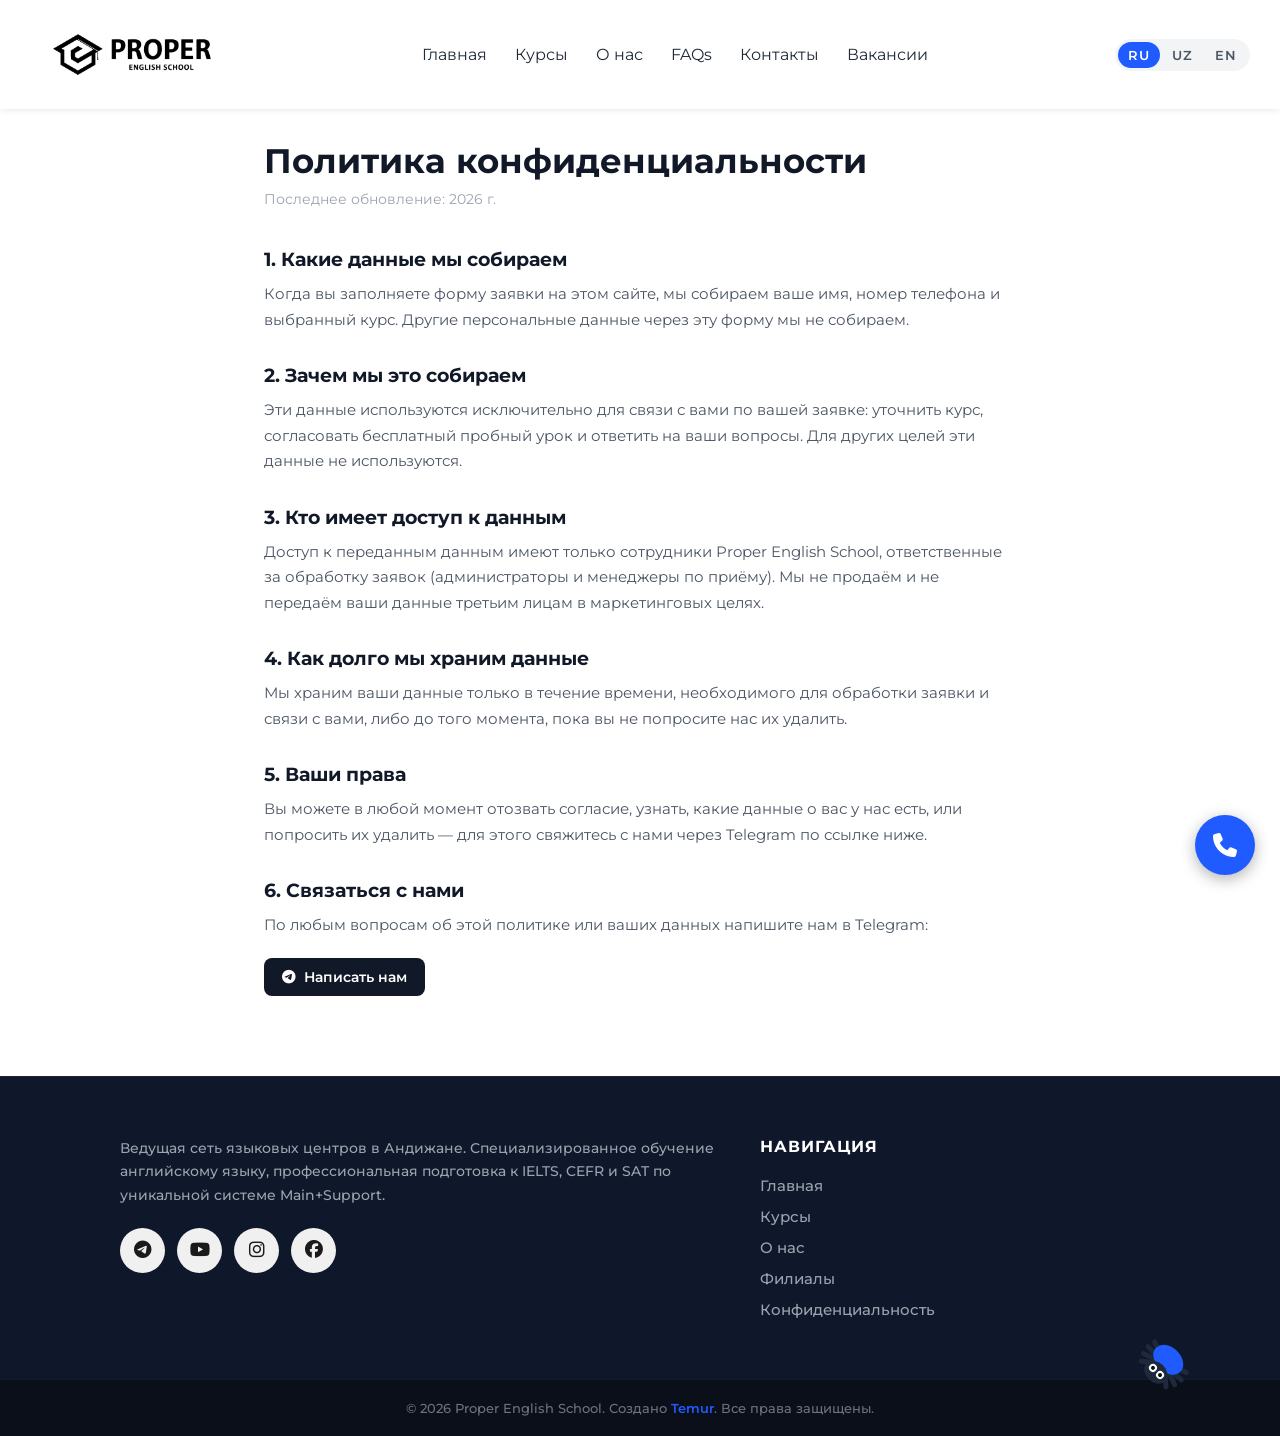
<file: privacy.html>
<!DOCTYPE html>
<html lang="uz">
<head>
    <meta charset="UTF-8">
    <meta name="viewport" content="width=device-width, initial-scale=1.0">
    <title>Политика конфиденциальности — Proper English School</title>
    <link rel="stylesheet" href="style.css">
    <link href="https://fonts.googleapis.com/css2?family=Montserrat:wght@400;500;600;700&display=swap" rel="stylesheet">
    <link rel="stylesheet" href="https://cdnjs.cloudflare.com/ajax/libs/font-awesome/6.5.0/css/all.min.css">
    <link rel="icon" href="favicon2.ico" type="image/x-icon">
</head>
<body>
    <header class="site-header">

       <a href="index.html" class="logo">
         <img src="logo.jpg" alt="Proper English School" class="logo-img" onerror="this.style.display='none'">
    </a>

    <div class="lang-toggle">
        <button class="lang-btn" data-lang="ru" onclick="setLang('ru', this)">RU</button>
        <button class="lang-btn" data-lang="uz" onclick="setLang('uz', this)">UZ</button>
        <button class="lang-btn active" data-lang="en" onclick="setLang('en', this)">EN</button>
    </div>

    <button class="hamburger" id="hamburger" aria-label="Menu">☰</button>

    <nav class="nav-menu" id="nav-menu">
        <a href="index.html#hero-section" data-en="Home" data-ru="Главная" data-uz="Bosh sahifa">Home</a>
        <a href="index.html#courses-tabs-section" data-en="Courses" data-ru="Курсы" data-uz="Kurslar">Courses</a>
        <a href="index.html#advantages-section" data-en="Why Us" data-ru="О нас" data-uz="Biz haqimizda">Why Us</a>
        <a href="index.html#faq-section" data-en="FAQs" data-ru="FAQs" data-uz="FAQs">FAQs</a>
        <a href="index.html#site-footer" data-en="Contacts" data-ru="Контакты" data-uz="Aloqa">Contacts</a>
        <a href="vacancies.html" class="nav-vacancy" data-en="Careers" data-ru="Вакансии" data-uz="Vakansiyalar">Вакансии</a>
        <a href="index.html#cta-section" class="nav-cta" data-en="Book a Free Lesson" data-ru="Записаться на урок" data-uz="Darsga yozilish">Book a Free Lesson</a>
    </nav>
</header>

<section id="policy-section">
    <h1 class="policy-title"
        data-en="Privacy Policy"
        data-ru="Политика конфиденциальности"
        data-uz="Maxfiylik siyosati">Политика конфиденциальности</h1>
    <p class="policy-updated"
       data-en="Last updated: 2026"
       data-ru="Последнее обновление: 2026 г."
       data-uz="Oxirgi yangilanish: 2026-yil">Последнее обновление: 2026 г.</p>

    <div class="policy-content">

        <h2 data-en="1. What data we collect"
            data-ru="1. Какие данные мы собираем"
            data-uz="1. Qanday ma'lumotlarni to'playmiz">1. Какие данные мы собираем</h2>
        <p data-en="When you submit the application form on this website, we collect your name, phone number and the course you selected. We do not collect any other personal data through this form."
           data-ru="Когда вы заполняете форму заявки на этом сайте, мы собираем ваше имя, номер телефона и выбранный курс. Другие персональные данные через эту форму мы не собираем."
           data-uz="Siz ushbu saytdagi ariza shaklini to'ldirganingizda, biz ismingizni, telefon raqamingizni va tanlagan kursingizni to'playmiz. Ushbu shakl orqali boshqa shaxsiy ma'lumotlarni to'plamaymiz.">Когда вы заполняете форму заявки на этом сайте, мы собираем ваше имя, номер телефона и выбранный курс. Другие персональные данные через эту форму мы не собираем.</p>

        <h2 data-en="2. Why we collect it"
            data-ru="2. Зачем мы это собираем"
            data-uz="2. Nima uchun to'playmiz">2. Зачем мы это собираем</h2>
        <p data-en="We use this data solely to contact you about your application: to clarify the course, schedule a free trial lesson, and answer your questions. We do not use it for any other purpose."
           data-ru="Эти данные используются исключительно для связи с вами по вашей заявке: уточнить курс, согласовать бесплатный пробный урок и ответить на ваши вопросы. Для других целей эти данные не используются."
           data-uz="Ushbu ma'lumotlar faqat arizangiz bo'yicha siz bilan bog'lanish uchun ishlatiladi: kursni aniqlashtirish, bepul sinov darsini kelishish va savollaringizga javob berish. Boshqa maqsadlarda bu ma'lumotlar ishlatilmaydi.">Эти данные используются исключительно для связи с вами по вашей заявке: уточнить курс, согласовать бесплатный пробный урок и ответить на ваши вопросы. Для других целей эти данные не используются.</p>

        <h2 data-en="3. Who has access"
            data-ru="3. Кто имеет доступ к данным"
            data-uz="3. Kimlar ma'lumotlarga ega bo'ladi">3. Кто имеет доступ к данным</h2>
        <p data-en="Access to the submitted data is limited to Proper English School staff responsible for processing applications (administrators and the admissions team). We do not sell or transfer your data to any third party for marketing purposes."
           data-ru="Доступ к переданным данным имеют только сотрудники Proper English School, ответственные за обработку заявок (администраторы и менеджеры по приёму). Мы не продаём и не передаём ваши данные третьим лицам в маркетинговых целях."
           data-uz="Yuborilgan ma'lumotlarga faqat arizalarni qayta ishlash uchun javobgar Proper English School xodimlari (administratorlar va qabul menejerlari) kirish huquqiga ega. Biz sizning ma'lumotlaringizni marketing maqsadlarida uchinchi shaxslarga sotmaymiz yoki uzatmaymiz.">Доступ к переданным данным имеют только сотрудники Proper English School, ответственные за обработку заявок (администраторы и менеджеры по приёму). Мы не продаём и не передаём ваши данные третьим лицам в маркетинговых целях.</p>

        <h2 data-en="4. How long we store it"
            data-ru="4. Как долго мы храним данные"
            data-uz="4. Ma'lumotlar qancha vaqt saqlanadi">4. Как долго мы храним данные</h2>
        <p data-en="We store your data only for as long as necessary to process your application and contact you, or until you ask us to delete it."
           data-ru="Мы храним ваши данные только в течение времени, необходимого для обработки заявки и связи с вами, либо до того момента, пока вы не попросите нас их удалить."
           data-uz="Biz ma'lumotlaringizni faqat arizani qayta ishlash va siz bilan bog'lanish uchun zarur bo'lgan muddatda, yoki siz ularni o'chirishni so'raguningizcha saqlaymiz.">Мы храним ваши данные только в течение времени, необходимого для обработки заявки и связи с вами, либо до того момента, пока вы не попросите нас их удалить.</p>

        <h2 data-en="5. Your rights"
            data-ru="5. Ваши права"
            data-uz="5. Sizning huquqlaringiz">5. Ваши права</h2>
        <p data-en="You can withdraw your consent, ask what data we hold about you, or request its deletion at any time by contacting us through the Telegram link below."
           data-ru="Вы можете в любой момент отозвать согласие, узнать, какие данные о вас у нас есть, или попросить их удалить — для этого свяжитесь с нами через Telegram по ссылке ниже."
           data-uz="Siz istalgan vaqtda roziligingizni bekor qilishingiz, biz haqingizda qanday ma'lumotlarga ega ekanligimizni so'rashingiz yoki ularni o'chirishni talab qilishingiz mumkin — buning uchun quyidagi havola orqali Telegram'da biz bilan bog'laning.">Вы можете в любой момент отозвать согласие, узнать, какие данные о вас у нас есть, или попросить их удалить — для этого свяжитесь с нами через Telegram по ссылке ниже.</p>

        <h2 data-en="6. Contact us"
            data-ru="6. Связаться с нами"
            data-uz="6. Biz bilan bog'lanish">6. Связаться с нами</h2>
        <p data-en="For any questions about this policy or your data, message us on Telegram:"
           data-ru="По любым вопросам об этой политике или ваших данных напишите нам в Telegram:"
           data-uz="Ushbu siyosat yoki ma'lumotlaringiz bo'yicha har qanday savol uchun Telegram orqali yozing:">По любым вопросам об этой политике или ваших данных напишите нам в Telegram:</p>
        <a href="https://t.me/ProperEnglishSchool" target="_blank" rel="noopener noreferrer" class="vacancy-apply-btn">
            <i class="fa-brands fa-telegram"></i>
            <span data-en="Message us" data-ru="Написать нам" data-uz="Bizga yozing">Написать нам</span>
        </a>

    </div>
</section>

<footer id="site-footer">
    <div class="footer-main">
        <div class="footer-col footer-brand">
            <p class="footer-desc"
               data-en="Leading network of language centers in Andijan. Specialized in intensive English, professional IELTS/CEFR and SAT preparation with a unique Main+Support teacher system."
               data-ru="Ведущая сеть языковых центров в Андижане. Специализированное обучение английскому языку, профессиональная подготовка к IELTS, CEFR и SAT по уникальной системе Main+Support."
               data-uz="Andijondagi yetakchi til markazlari tarmog'i. Intensiv ingliz tili, professional IELTS, CEFR va SAT imtihonlariga tayyorlov hamda o'zgacha Main+Support o'qituvchilar tizimi.">
               Ведущая сеть языковых центров в Андижане. Специализированное обучение английскому языку, профессиональная подготовка к IELTS, CEFR и SAT по уникальной системе Main+Support.
            </p>
            <div class="social-icons">
                <a href="https://t.me/ProperEnglishSchool" target="_blank" rel="noopener noreferrer" aria-label="Telegram"><i class="fa-brands fa-telegram"></i></a>
                <a href="https://youtube.com/@properenglishschool" target="_blank" rel="noopener noreferrer" aria-label="YouTube"><i class="fa-brands fa-youtube"></i></a>
                <a href="https://instagram.com/properenglishschool?igshid=YmMyMTA2M2Y%3D" target="_blank" rel="noopener noreferrer" aria-label="Instagram"><i class="fa-brands fa-instagram"></i></a>
                <a href="https://facebook.com/properenglishschool" target="_blank" rel="noopener noreferrer" aria-label="Facebook"><i class="fa-brands fa-facebook"></i></a>
            </div>
        </div>
        <div class="footer-col footer-nav">
            <h4 data-en="Navigation" data-ru="Навигация" data-uz="Navigatsiya">Navigation</h4>
            <ul>
                <li><a href="index.html#hero-section" data-en="Home" data-ru="Главная" data-uz="Bosh sahifa">Home</a></li>
                <li><a href="index.html#courses-tabs-section" data-en="Courses" data-ru="Курсы" data-uz="Kurslar">Courses</a></li>
                <li><a href="index.html#advantages-section" data-en="Why Us" data-ru="О нас" data-uz="Biz haqimizda">Why Us</a></li>
                <li><a href="index.html#branches-section" data-en="Branches" data-ru="Филиалы" data-uz="Filiallar">Branches</a></li>
                <li><a href="privacy.html" data-en="Privacy Policy" data-ru="Конфиденциальность" data-uz="Maxfiylik siyosati">Privacy Policy</a></li>
            </ul>
        </div>
    </div>
    <div class="footer-bottom">
        <div class="footer-spider" aria-hidden="true">
    <div class="spider-leg leg-1"></div>
    <div class="spider-leg leg-2"></div>
    <div class="spider-leg leg-3"></div>
    <div class="spider-leg leg-4"></div>
    <div class="spider-leg leg-5"></div>
    <div class="spider-leg leg-6"></div>
    <div class="spider-leg leg-7"></div>
    <div class="spider-leg leg-8"></div>
    <div class="spider-body"></div>
    <div class="spider-head">
        <div class="spider-eye eye-left"></div>
        <div class="spider-eye eye-right"></div>
    </div>
</div>
        <p>© 2026 Proper English School. <span data-en="Created by" data-ru="Создано" data-uz="Yaratuvchi">Created by</span> <a href="https://t.me/KayumovTemur" target="_blank" rel="noopener noreferrer" class="footer-tim">Temur</a>. <span data-en="All rights reserved." data-ru="Все права защищены." data-uz="Barcha huquqlar himoyalangan.">All rights reserved.</span></p>
    </div>
</footer>

<script src="script.js"></script>
<a href="tel:+998552027070" class="floating-call-btn" aria-label="Call us"><i class="fa-solid fa-phone"></i></a>
</body>
</html>
</file>
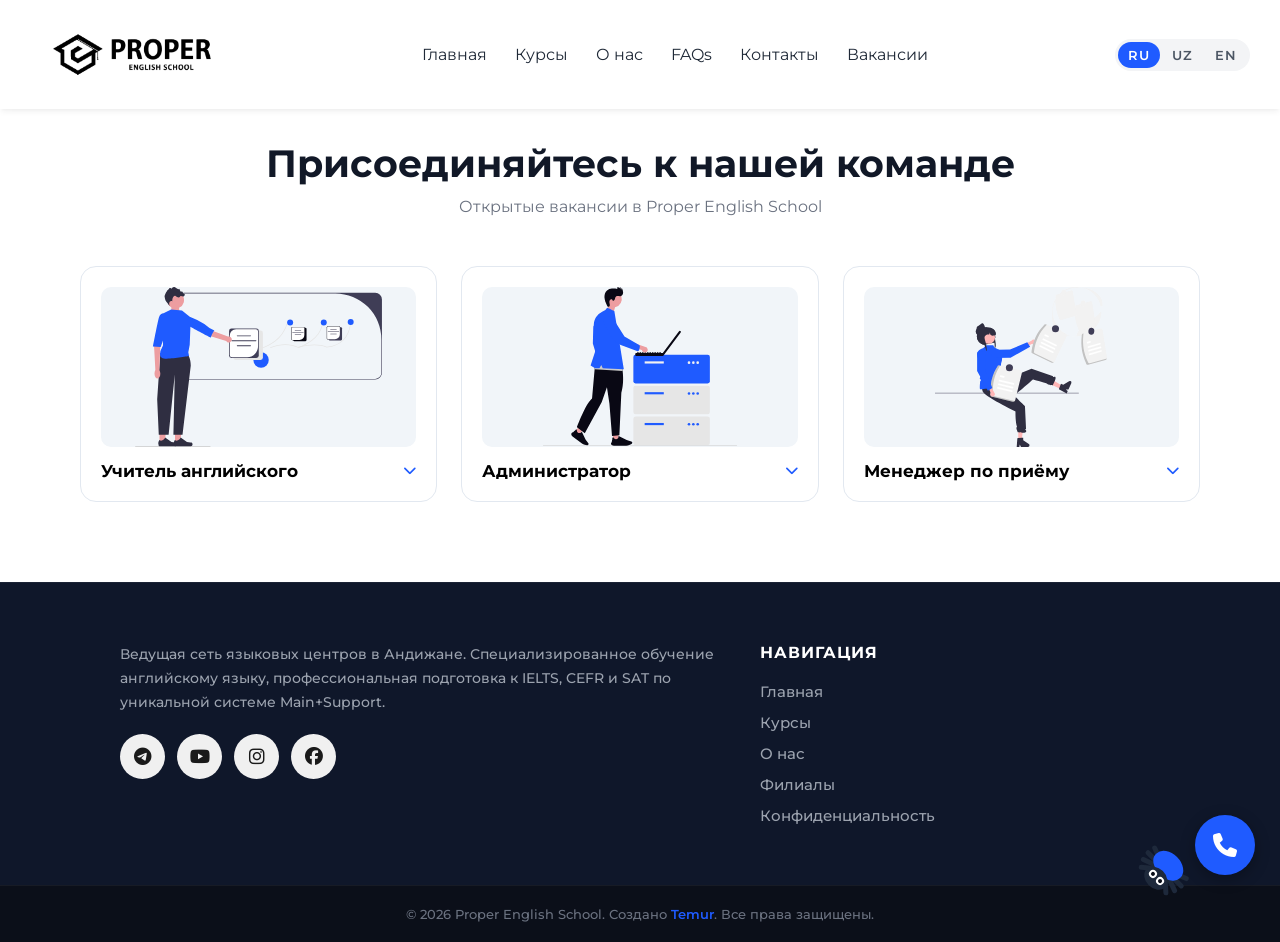
<file: vacancies.html>
<!DOCTYPE html>
<html lang="uz">
<head>
    <meta charset="UTF-8">
    <meta name="viewport" content="width=device-width, initial-scale=1.0">
    <title>Вакансии — Proper English School</title>
    <link rel="stylesheet" href="style.css">
    <link href="https://fonts.googleapis.com/css2?family=Montserrat:wght@400;500;600;700&display=swap" rel="stylesheet">
    <link rel="stylesheet" href="https://cdnjs.cloudflare.com/ajax/libs/font-awesome/6.5.0/css/all.min.css">
    <link rel="icon" href="favicon2.ico" type="image/x-icon">
</head>
<body>
    <header class="site-header">

       <a href="index.html" class="logo">
         <img src="logo.jpg" alt="Proper English School" class="logo-img" onerror="this.style.display='none'">
    </a>

    <div class="lang-toggle">
        <button class="lang-btn" data-lang="ru" onclick="setLang('ru', this)">RU</button>
        <button class="lang-btn" data-lang="uz" onclick="setLang('uz', this)">UZ</button>
        <button class="lang-btn active" data-lang="en" onclick="setLang('en', this)">EN</button>
    </div>

    <button class="hamburger" id="hamburger" aria-label="Menu">☰</button>

    <nav class="nav-menu" id="nav-menu">
        <a href="index.html#hero-section" data-en="Home" data-ru="Главная" data-uz="Bosh sahifa">Home</a>
        <a href="index.html#courses-tabs-section" data-en="Courses" data-ru="Курсы" data-uz="Kurslar">Courses</a>
        <a href="index.html#advantages-section" data-en="Why Us" data-ru="О нас" data-uz="Biz haqimizda">Why Us</a>
        <a href="index.html#faq-section" data-en="FAQs" data-ru="FAQs" data-uz="FAQs">FAQs</a>
        <a href="index.html#site-footer" data-en="Contacts" data-ru="Контакты" data-uz="Aloqa">Contacts</a>
        <a href="vacancies.html" class="nav-vacancy" data-en="Careers" data-ru="Вакансии" data-uz="Vakansiyalar">Вакансии</a>
        <a href="index.html#cta-section" class="nav-cta" data-en="Book a Free Lesson" data-ru="Записаться на урок" data-uz="Darsga yozilish">Book a Free Lesson</a>
    </nav>
</header>

<section id="vacancies-section">
    <h1 class="vacancies-title"
        data-en="Join Our Team"
        data-ru="Присоединяйтесь к нашей команде"
        data-uz="Jamoamizga qo'shiling">Присоединяйтесь к нашей команде</h1>
    <p class="vacancies-subtitle"
       data-en="Open positions at Proper English School"
       data-ru="Открытые вакансии в Proper English School"
       data-uz="Proper English School'dagi ochiq vakansiyalar">Открытые вакансии в Proper English School</p>

    <div class="vacancies-grid">

        <div class="vacancy-card">
                        <button class="vacancy-card-header" type="button">
                <div class="vacancy-card-media">
                    <img src="teacher.svg" alt="ESL Teacher" loading="lazy" onerror="this.style.display='none'">
                </div>
                <div class="vacancy-card-title-row">
                    <h3 data-en="ESL Teacher" data-ru="Учитель английского" data-uz="Ingliz tili o'qituvchisi">Учитель английского</h3>
                    <i class="fa-solid fa-chevron-down vacancy-arrow"></i>
                </div>
            </button>
            <div class="vacancy-card-body">
                <p data-en="Details about requirements, schedule and salary will be added here soon."
                   data-ru="Подробности о требованиях, графике и зарплате появятся здесь в ближайшее время."
                   data-uz="Talablar, ish jadvali va maosh haqida batafsil ma'lumot tez orada qo'shiladi.">Подробности о требованиях, графике и зарплате появятся здесь в ближайшее время.</p>
                <a href="https://t.me/Hr_proper" target="_blank" rel="noopener noreferrer" class="vacancy-apply-btn">
                    <i class="fa-brands fa-telegram"></i>
                    <span data-en="Message HR" data-ru="Написать HR" data-uz="HR ga yozish">Написать HR</span>
                </a>
            </div>
        </div>

        <div class="vacancy-card">
            <button class="vacancy-card-header" type="button">
                <div class="vacancy-card-media">
                    <img src="administrator.svg" alt="Administrator" loading="lazy" onerror="this.style.display='none'">
                </div>
                <div class="vacancy-card-title-row">
                <h3 data-en="Administrator" data-ru="Администратор" data-uz="Administrator">Администратор</h3>
                <i class="fa-solid fa-chevron-down vacancy-arrow"></i>
                </div>
            </button>
            <div class="vacancy-card-body">
                <p data-en="Details about requirements, schedule and salary will be added here soon."
                   data-ru="Подробности о требованиях, графике и зарплате появятся здесь в ближайшее время."
                   data-uz="Talablar, ish jadvali va maosh haqida batafsil ma'lumot tez orada qo'shiladi.">Подробности о требованиях, графике и зарплате появятся здесь в ближайшее время.</p>
                <a href="https://t.me/Hr_proper" target="_blank" rel="noopener noreferrer" class="vacancy-apply-btn">
                    <i class="fa-brands fa-telegram"></i>
                    <span data-en="Message HR" data-ru="Написать HR" data-uz="HR ga yozish">Написать HR</span>
                </a>
            </div>
        </div>

        <div class="vacancy-card">
            <button class="vacancy-card-header" type="button">
                <div class="vacancy-card-media">
                    <img src="manager.svg" alt="Admissions Manager" loading="lazy" onerror="this.style.display='none'">
                </div>
                <div class="vacancy-card-title-row">
                <h3 data-en="Admissions Manager" data-ru="Менеджер по приёму" data-uz="Qabul menejeri">Менеджер по приёму</h3>
                <i class="fa-solid fa-chevron-down vacancy-arrow"></i> </div>
            </button>
            <div class="vacancy-card-body">
                <p data-en="Details about requirements, schedule and salary will be added here soon."
                   data-ru="Подробности о требованиях, графике и зарплате появятся здесь в ближайшее время."
                   data-uz="Talablar, ish jadvali va maosh haqida batafsil ma'lumot tez orada qo'shiladi.">Подробности о требованиях, графике и зарплате появятся здесь в ближайшее время.</p>
                <a href="https://t.me/Hr_proper" target="_blank" rel="noopener noreferrer" class="vacancy-apply-btn">
                    <i class="fa-brands fa-telegram"></i>
                    <span data-en="Message HR" data-ru="Написать HR" data-uz="HR ga yozish">Написать HR</span>
                </a>
            </div>
        </div>

    </div>
</section>

<footer id="site-footer">
    <div class="footer-main">
        <div class="footer-col footer-brand">
            
            <p class="footer-desc"
               data-en="Leading network of language centers in Andijan. Specialized in intensive English, professional IELTS/CEFR and SAT preparation with a unique Main+Support teacher system."
               data-ru="Ведущая сеть языковых центров в Андижане. Специализированное обучение английскому языку, профессиональная подготовка к IELTS, CEFR и SAT по уникальной системе Main+Support."
               data-uz="Andijondagi yetakchi til markazlari tarmog'i. Intensiv ingliz tili, professional IELTS, CEFR va SAT imtihonlariga tayyorlov hamda o'zgacha Main+Support o'qituvchilar tizimi.">
               Ведущая сеть языковых центров в Андижане. Специализированное обучение английскому языку, профессиональная подготовка к IELTS, CEFR и SAT по уникальной системе Main+Support.
            </p>
            <div class="social-icons">
                <a href="https://t.me/ProperEnglishSchool" target="_blank" rel="noopener noreferrer" aria-label="Telegram"><i class="fa-brands fa-telegram"></i></a>
                <a href="https://youtube.com/@properenglishschool" target="_blank" rel="noopener noreferrer" aria-label="YouTube"><i class="fa-brands fa-youtube"></i></a>
                <a href="https://instagram.com/properenglishschool?igshid=YmMyMTA2M2Y%3D" target="_blank" rel="noopener noreferrer" aria-label="Instagram"><i class="fa-brands fa-instagram"></i></a>
                <a href="https://facebook.com/properenglishschool" target="_blank" rel="noopener noreferrer" aria-label="Facebook"><i class="fa-brands fa-facebook"></i></a>
            </div>
        </div>
        <div class="footer-col footer-nav">
            <h4 data-en="Navigation" data-ru="Навигация" data-uz="Navigatsiya">Navigation</h4>
            <ul>
                <li><a href="index.html#hero-section" data-en="Home" data-ru="Главная" data-uz="Bosh sahifa">Home</a></li>
                <li><a href="index.html#courses-tabs-section" data-en="Courses" data-ru="Курсы" data-uz="Kurslar">Courses</a></li>
                <li><a href="index.html#advantages-section" data-en="Why Us" data-ru="О нас" data-uz="Biz haqimizda">Why Us</a></li>
                <li><a href="index.html#branches-section" data-en="Branches" data-ru="Филиалы" data-uz="Filiallar">Branches</a></li>
                <li><a href="privacy.html" data-en="Privacy Policy" data-ru="Конфиденциальность" data-uz="Maxfiylik siyosati">Privacy Policy</a></li>
            </ul>
        </div>
    </div>
    <div class="footer-bottom">
        <div class="footer-spider" aria-hidden="true">
    <div class="spider-leg leg-1"></div>
    <div class="spider-leg leg-2"></div>
    <div class="spider-leg leg-3"></div>
    <div class="spider-leg leg-4"></div>
    <div class="spider-leg leg-5"></div>
    <div class="spider-leg leg-6"></div>
    <div class="spider-leg leg-7"></div>
    <div class="spider-leg leg-8"></div>
    <div class="spider-body"></div>
    <div class="spider-head">
        <div class="spider-eye eye-left"></div>
        <div class="spider-eye eye-right"></div>
    </div>
</div>
        <p>© 2026 Proper English School. <span data-en="Created by" data-ru="Создано" data-uz="Yaratuvchi">Created by</span> <a href="https://t.me/KayumovTemur" target="_blank" rel="noopener noreferrer" class="footer-tim">Temur</a>. <span data-en="All rights reserved." data-ru="Все права защищены." data-uz="Barcha huquqlar himoyalangan.">All rights reserved.</span></p>
    </div>
</footer>

<script src="script.js"></script>
<a href="tel:+998552027070" class="floating-call-btn" aria-label="Call us"><i class="fa-solid fa-phone"></i></a>
</body>
</html>
</file>
<file: style.css>
*{
    margin: 0;
    padding: 0;
    box-sizing: border-box;
}
:root { 
    --header-h: 80px; 
}
::-webkit-scrollbar{
    width: 8px;
}
::-webkit-scrollbar-track{
    background-color: #f1f1f1;
}
::-webkit-scrollbar-thumb{
    background: #1F5BFF;
    border-radius: 6px;
}
::-webkit-scrollbar-thumb:hover {
    background: #003BE3; 
}
::selection{
    background-color: rgba(31, 91, 255, 0.08);
    color: #1F5BFF;
}
::-moz-selection{
      background-color: rgba(31, 91, 255, 0.08);
    color: #1F5BFF;
}
html{
    scroll-behavior: smooth;
    overflow-x: hidden;
    scroll-padding-top: calc(var(--header-h) + 10px);
}
body{
    font-family: 'Montserrat', sans-serif;
    display: flex;
    flex-direction: column;
    width: 100%;
    min-height: 100vh;
    background-color: white;
    overflow-x: hidden;
}
a{
    text-decoration: none;
}
.site-header{
    display: flex;
     position: fixed; top: 0; left: 0; right: 0;
     width: 100%;
     max-width: 100vw;
     overflow: hidden;
     z-index: 100;
     background-color: white;
   /* background-color:  rgba(255, 255, 255, 0.97);  */
   backdrop-filter: blur(10px);
   -webkit-backdrop-filter: blur(10px);
    align-items: center;
    gap: 10px;
    padding: 12px 30px;
    box-shadow: 0 4px 6px -1px rgba(0, 0, 0, 0.05), 0 2px 4px -1px rgba(0, 0, 0, 0.03);
}
.logo{
    width: max-content;
    font-family: 'montserrat', sans-serif;
    font-size: 25px;
    letter-spacing: 1px;
    font-weight: 700;
    display: flex;
    text-align: center;
    align-items: center;
    padding: 0px;
    gap: 5px;
    text-decoration: none;
    user-select: none;
}
.logo-img {
    height: 85px;
    width: auto;
    mix-blend-mode: multiply;
}
.logo-proper {
    color: #1F5BFF; 
}
.logo-school {
    color: #111827;
}
.nav-menu {
    display: flex;
    flex-direction: row; 
    align-items: center; 
    gap: 4px; 
    border: none; 
    order: 2;
    flex: 1;
    justify-content: center;
}
.nav-menu a{
    color: #1f2937;
    font-size: 16px;
    font-family:'Montserrat', sans-serif;
    padding: 8px 12px;
    white-space: nowrap;
    border-radius: 8px;
    transition: all 0.3s ease;
}
.nav-menu a:hover {
    color: #1F5BFF; 
    background-color: rgba(31, 91, 255, 0.05); 
}
.nav-menu a.nav-cta {
    display: none;
}

.hamburger {
    display: none;
    background: none;
    border: none;
    color: #1f2937;
    font-size: 30px;
    cursor: pointer;
    padding: 5px 10px;
    align-self: center;
}
#hero-section {
    display: grid;
    grid-template-columns: 1fr 1fr;
    background-color: white;
    padding: 40px;
    margin-top: 85px;
    margin-top: var(--header-h);
    gap: 45px;
    align-items: center;
}

.hero-info {
    display: flex;
    align-items: flex-start;
    justify-content: center;
    flex-direction: column;
    gap: 20px;
}
.hero-badge {
    display: inline-flex;
    align-items: center;
    background: rgba(31, 91, 255, 0.08);
    color: #1F5BFF;
    font-family: 'Montserrat', sans-serif;
    font-weight: 600;
    font-size: 14px;
    gap: 8px;
    padding: 6px 16px;
    border-radius: 999px;
    width: max-content;
}
.hero-info h1 {
    font-size: 44px;
    font-weight: 700;
    color: #111827;
    line-height: 1.2;
}
.hero-info p {
    font-size: 18px;
    color: #4b5563;
    line-height: 1.6;
    margin-bottom: 10px;
}


.hero-buttons-group {
    display: flex;
    gap: 15px;
    margin-top: 20px;
    flex-wrap: wrap;
}

.hero-btn {
    display: flex;
    align-items: center;
    justify-content: center;
    padding: 16px 32px;
    font-weight: 600;
    font-size: 16px;
    border-radius: 8px;
    transition: all 0.3s cubic-bezier(0.4, 0, 0.2, 1);
    text-decoration: none;
}


.btn-primary {
    background-color: #1F5BFF;
    color: white;
    box-shadow: 0 4px 14px rgba(31, 91, 255, 0.3);
    border: 2px solid transparent;
}
.btn-primary:hover {
    background-color: #003BE3;
    box-shadow: 0 6px 20px rgba(0, 59, 227, 0.4);
}


.btn-secondary {
    background-color: transparent;
    color: #1F5BFF;
    border: 2px solid #1F5BFF;
}
.btn-secondary:hover {
    background-color: rgba(31, 91, 255, 0.05);
    border-color: #003BE3;
    color: #003BE3;
}
.btn-secondary i {
    margin-left: 10px; 
    font-size: 16px;
}


.online-dot {
    display: inline-block;
    width: 8px;
    height: 8px;
    border-radius: 50%;
    background-color: #ffffff; 
    animation: pulse 2s infinite;
    margin-right: 10px;
    flex-shrink: 0;
}

@keyframes pulse {
    0% {
        box-shadow: 0 0 0 0 rgba(255, 255, 255, 0.7);
    }
    70% {
        box-shadow: 0 0 0 8px rgba(255, 255, 255, 0);
    }
    100% {
        box-shadow: 0 0 0 0 rgba(255, 255, 255, 0);
    }
}

.hero-image img {
    width: 100%;
    height: 480px;
    object-fit: cover;
    clip-path: polygon(10% 0%, 100% 0%, 100% 100%, 0% 100%);
    user-select: none;
    border-radius: 12px;
}
 
#stats-section {
    background-color: #f8fafc; 
    padding: 60px 40px;
}

.stats-grid {
    display: grid;
    grid-template-columns: repeat(3, 1fr);
    gap: 30px; 
    max-width: 1000px; 
    margin: 0 auto;
}

.stat-card {
    display: flex;
    flex-direction: column;
    align-items: center;
    justify-content: center;
    padding: 40px 30px;
    border-radius: 16px;
    background: #ffffff;
    box-shadow: 0 4px 20px rgba(31, 91, 255, 0.03); 
    transition: transform 0.4s cubic-bezier(0.4, 0, 0.2, 1), 
    box-shadow 0.4s cubic-bezier(0.4, 0, 0.2, 1);
    cursor: default;
    position: relative;
    overflow: hidden;
}


.stat-card:hover {
    transform: translateY(-10px);
    box-shadow: 0 20px 35px rgba(31, 91, 255, 0.12);
}


.stat-icon-wrapper {
    display: flex;
    align-items: center;
    justify-content: center;
    width: 70px;
    height: 70px;
    border-radius: 50%;
    background-color: rgba(31, 91, 255, 0.06);
    margin-bottom: 20px;
    transition: background-color 0.3s ease;
}

.stat-card:hover .stat-icon-wrapper {
    background-color: #1F5BFF;
}

.stat-icon {
    font-size: 30px;
    color: #1F5BFF; 
    transition: transform 0.4s ease, color 0.3s ease;
}

.stat-card:hover .stat-icon {
    transform: rotate(-10px) scale(1.1);
    color: #ffffff; 
}

.stat-number {
    font-family: 'Montserrat', sans-serif;
    font-size: 54px;
    font-weight: 800; 
    color: #111827; 
    line-height: 1;
    transition: transform 0.4s cubic-bezier(0.4, 0, 0.2, 1), color 0.3s ease;
}

.stat-card:hover .stat-number {
    color: #1F5BFF;
    transform: scale(1.08);
}

.stat-label {
    font-family: 'Montserrat', sans-serif;
    font-size: 14px;
    font-weight: 700;
    color: #6b7280;
    margin-top: 12px;
    letter-spacing: 1.5px;
    text-transform: uppercase;
    text-align: center;
}

#courses-tabs-section {
    padding: 60px 40px;
    background-color: #ffffff;
}


.section-title-wrapper {
    text-align: center;
    margin-bottom: 40px;
}
.section-title {
    font-family: 'Montserrat', sans-serif;
    font-size: 32px;
    font-weight: 700;
    color: #111827;
}
.title-underline {
    width: 60px;
    height: 4px;
    background-color: #1F5BFF;
    margin: 12px auto 0;
    border-radius: 2px;
}


input[type="radio"][name="course-tab"] {
    display: none;
}

.tabs-container {
    max-width: 1100px;
    margin: 0 auto;
}


.tabs-nav {
    display: grid;
    grid-template-columns: repeat(4, 1fr);
    gap: 15px;
    margin-bottom: 30px;
}

.tab-nav-item {
    display: flex;
    flex-direction: column;
    align-items: center;
    justify-content: center;
    padding: 20px;
    background: #ffffff;
    border: 2px solid #e5e7eb;
    border-radius: 12px;
    cursor: pointer;
    transition: all 0.3s cubic-bezier(0.4, 0, 0.2, 1);
}

.tab-nav-item .tab-icon {
    font-size: 28px;
    color: #6b7280;
    margin-bottom: 10px;
    transition: color 0.3s ease, transform 0.3s ease;
}

.tab-label-text {
    font-family: 'Montserrat', sans-serif;
    font-size: 16px;
    font-weight: 700;
    color: #374151;
    text-align: center;
}

.tab-subtext {
    font-family: 'Montserrat', sans-serif;
    font-size: 12px;
    font-weight: 500;
    color: #9ca3af;
    margin-top: 4px;
    text-transform: uppercase;
    letter-spacing: 0.5px;
}


.tab-nav-item:hover {
    border-color: #1F5BFF;
    transform: translateY(-2px);
}
.tab-nav-item:hover .tab-icon {
    color: #1F5BFF;
}


#tab-english:checked ~ .tabs-nav label[for="tab-english"],
#tab-ielts:checked ~ .tabs-nav label[for="tab-ielts"],
#tab-sat:checked ~ .tabs-nav label[for="tab-sat"],
#tab-russian:checked ~ .tabs-nav label[for="tab-russian"] {
    background: #ffffff;
    border-color: #1F5BFF;
    box-shadow: 0 10px 25px rgba(31, 91, 255, 0.1);
}

#tab-english:checked ~ .tabs-nav label[for="tab-english"] .tab-icon,
#tab-ielts:checked ~ .tabs-nav label[for="tab-ielts"] .tab-icon,
#tab-sat:checked ~ .tabs-nav label[for="tab-sat"] .tab-icon,
#tab-russian:checked ~ .tabs-nav label[for="tab-russian"] .tab-icon {
    color: #1F5BFF;
    transform: scale(1.1);
}


.tabs-content-wrapper {
    background: #f8fafc;
    border-radius: 16px;
    padding: 35px;
    min-height: 220px;
    position: relative;
}

.tab-content-item {
    display: none;
    animation: fadeIn 0.5s ease forwards;
}


#tab-english:checked ~ .tabs-content-wrapper .content-english,
#tab-ielts:checked ~ .tabs-content-wrapper .content-ielts,
#tab-sat:checked ~ .tabs-content-wrapper .content-sat,
#tab-russian:checked ~ .tabs-content-wrapper .content-russian {
    display: block;
}


.course-detail-card h3 {
    font-family: 'Montserrat', sans-serif;
    font-size: 24px;
    font-weight: 700;
    color: #111827;
    margin-bottom: 15px;
}

.course-detail-card p {
    font-family: 'Montserrat', sans-serif;
    font-size: 16px;
    color: #4b5563;
    line-height: 1.6;
    margin-bottom: 30px;
    max-width: 850px;
}

.course-footer {
    display: flex;
    align-items: center;
    justify-content: space-between;
    border-top: 1px solid #e2e8f0;
    padding-top: 20px;
    flex-wrap: wrap;
    gap: 15px;
}
.course-meta {
    display: flex;
    flex-wrap: wrap;
    gap: 12px;
    margin-bottom: 25px;
}

.course-meta-item {
    display: inline-flex;
    align-items: center;
    gap: 8px;
    background: #f1f5f9;
    color: #374151;
    font-family: 'Montserrat', sans-serif;
    font-size: 14px;
    font-weight: 600;
    padding: 8px 14px;
    border-radius: 8px;
}

.course-meta-item i {
    color: #1F5BFF;
    font-size: 15px;
}
.course-price {
    font-family: 'Montserrat', sans-serif;
    font-size: 28px;
    font-weight: 800;
    color: #1F5BFF;
}

.course-price small {
    font-size: 14px;
    font-weight: 600;
    color: #6b7280;
}

.course-order-btn {
    display: inline-flex;
    align-items: center;
    justify-content: center;
    padding: 14px 28px;
    background-color: #1F5BFF;
    color: #ffffff;
    font-family: 'Montserrat', sans-serif;
    font-weight: 600;
    font-size: 15px;
    text-decoration: none;
    border-radius: 8px;
    transition: background-color 0.3s ease, box-shadow 0.3s ease;
}

.course-order-btn:hover {
    background-color: #003BE3;
    box-shadow: 0 5px 15px rgba(0, 59, 227, 0.3);
}

@keyframes fadeIn {
    from { opacity: 0; transform: translateY(5px); }
    to { opacity: 1; transform: translateY(0); }
}

#advantages-section {
    display: grid;
    grid-template-rows: auto auto;
    grid-template-columns: 1fr;
    background-color: white;
    padding: 60px 40px;
}

.advantages-title {
    font-family: 'Montserrat', sans-serif;
    font-weight: 700;
    font-size: 35px;
    letter-spacing: 1px;
    margin-bottom: 20px;
    color: #111827;
    padding-bottom: 12px;
    position: relative; 
    display: inline-block;
}

.advantages-title::after {
    content: "";
    position: absolute;
    left: 0; 
    bottom: 0;
    height: 4px;
    background-color: #1F5BFF;
    width: 100px;
    border-radius: 2px;
}

.advantages-grid {
    display: grid;
    grid-template-columns: repeat(auto-fit, minmax(280px, 1fr));
    gap: 30px;
    padding: 20px 0;
}

.adv-card {
    display: flex;
    flex-direction: column;
    overflow: hidden;
    border-radius: 16px;
    border: 1px solid #e5e7eb;
    padding: 0px;
    box-shadow: 0 4px 6px -1px rgba(0, 0, 0, 0.02); 
    gap: 0px;
    min-width: 0;
    background-color: #ffffff;
    transition: all 0.3s cubic-bezier(0.4, 0, 0.2, 1); 
}

.adv-card:hover {
    transform: translateY(-5px);
    border-color: #1F5BFF;
    box-shadow: 0 10px 25px rgba(31, 91, 255, 0.12);
}

.adv-graphic-box {
    position: relative;
    width: 100%;
    height: 160px;
    background-color: #f3f4f6; 
    display: flex;
    align-items: center;
    justify-content: center;
    overflow: hidden;
}

.adv-shape {
    position: absolute;
    right: -15px;
    bottom: -15px;
    width: 120px;
    height: 120px;
    background: linear-gradient(135deg, #1F5BFF, #003BE3);
    opacity: 0.15; 
    transition: all 0.5s ease;
}

.shape-cube { border-radius: 20px; transform: rotate(15deg); }
.shape-sphere { border-radius: 50%; }
.shape-cone { border-radius: 50% 0 50% 50%; transform: rotate(-45deg); }

.adv-card:hover .adv-shape {
    opacity: 0.3;
    transform: scale(1.2) rotate(45deg);
    filter: drop-shadow(0 0 10px #1F5BFF);
}

.adv-main-icon {
    font-size: 45px;
    color: #1f2937;
    z-index: 2;
    transition: all 0.3s ease;
}

.adv-card:hover .adv-main-icon {
    color: #1F5BFF;
    transform: scale(1.1);
}

.adv-title {
    display: flex;
    align-items: center;
    justify-content: flex-start;
    font-family: 'Montserrat', sans-serif;
    font-weight: 700;
    font-size: 22px;
    padding: 20px 20px 10px;
    color: #1f2937;
}

.adv-desc {
    display: flex;
    align-items: center;
    justify-content: flex-start;
    font-family: 'Montserrat', sans-serif;
    font-weight: 500;
    font-size: 15px;
    color: #4b5563;
    line-height: 1.6;
    padding: 0 20px 25px; 
}
#app-section {
    display: grid;
    grid-template-columns: 1fr 1fr;
    align-items: center;
    gap: 50px;
    padding: 80px 40px;
    background: white;
}

.app-media {
    display: flex;
    justify-content: center;
}

.app-phone-img {
    max-width: 100%;
    width: 420px;
    height: auto;
    user-select: none;
}

.app-content h2.app-title {
    font-family: 'Montserrat', sans-serif;
    font-weight: 700;
    font-size: 36px;
    color: #111827;
    margin-bottom: 20px;
}

.app-desc {
    font-family: 'Montserrat', sans-serif;
    font-size: 16px;
    color: #4b5563;
    line-height: 1.7;
    margin-bottom: 30px;
    max-width: 480px;
}

.app-store-badges {
    display: flex;
    gap: 16px;
    flex-wrap: wrap;
}

.store-badge {
    display: flex;
    align-items: center;
    gap: 10px;
    background: #111827;
    color: #ffffff;
    padding: 10px 20px;
    border-radius: 10px;
    text-decoration: none;
    transition: all 0.3s ease;
}

.store-badge:hover {
    background: #000000;
    transform: translateY(-2px);
}

.store-badge i {
    font-size: 26px;
}

.store-badge span {
    display: flex;
    flex-direction: column;
    line-height: 1.2;
    font-family: 'Montserrat', sans-serif;
}

.store-badge small {
    font-size: 10px;
    font-weight: 400;
    color: rgba(255, 255, 255, 0.75);
}

.store-badge strong {
    font-size: 15px;
    font-weight: 600;
}
#reviews-section{
    display: grid;
    grid-template-rows: auto auto;
    grid-template-columns: 1fr;
    background-color: #f8fafc;
    padding: 60px 40px;
    overflow-x: hidden;
    width: 100%;
}
.reviews-title{
    font-family: 'Montserrat', sans-serif;
    font-weight: 700;
    font-size: 35px;
    letter-spacing: 1px;
    position: relative;
    display: inline-block;
    padding-bottom: 12px;
    margin-bottom: 10px;
    color: #111827;
}
.reviews-title::after{
    content: "";
    position: absolute;
    height: 4px;
    left: 0;
    bottom: 0;
    width: 100px;
    background-color: #1F5BFF;
    border-radius: 2px;
}
.reviews-grid {
    display: grid;
    grid-template-columns: repeat(3, 1fr);
    gap: 25px;
    margin-top: 30px;
    width: 100%;
    min-width: 0;
}

.review-card {
    display: flex;
    flex-direction: column;
    padding: 30px;
    background-color: white;
    border: 1px solid #e5e7eb;
    border-radius: 12px;
    box-shadow: 0 4px 15px rgba(31, 91, 255, 0.02);
    transition: all 0.3s cubic-bezier(0.4, 0, 0.2, 1);
    gap: 15px;
    min-width: 0;
    overflow: hidden;
    min-height: 250px;
}

.review-card:hover {
    transform: translateY(-6px);
    border-color: #1F5BFF; 
    box-shadow: 0 12px 25px rgba(31, 91, 255, 0.08); 
}
.review-card::before {
    content: '❝';
    font-size: 40px;
    color: #1F5BFF;
    opacity: 0.15;
    line-height: 1;
    margin-bottom: -10px;
}
.review-stars {
    font-size: 16px;
    color: #f59e0b;
    display: flex;
    gap: 3px;
}

.review-text {
    font-family: 'Montserrat', sans-serif;
    font-size: 15px;
    color: #4b5563;
    line-height: 1.6;
    flex: 1;
    overflow-wrap: break-word;
    word-break: break-word;
}

.review-author {
    display: flex;
    align-items: center;
    justify-content: space-between;
    padding-top: 15px;
    gap: 8px;
    flex-wrap: wrap;
    border-top: 1px solid #f0f0f0;
    margin-top: auto;
}

.review-name {
    font-family: 'Montserrat', sans-serif;
    font-weight: 600;
    font-size: 15px;
    color: #1a1a1a;
}

.review-lang {
    font-size: 13px;
    font-family: 'Montserrat', sans-serif;
    color: #1F5BFF;
    font-weight: 600;
    background-color: rgba(31, 91, 255, 0.06);
    padding: 4px 10px;
    border-radius: 6px;
}

 #site-footer {
    background-color: #0f172a; 
    color: #9ca3af;
    padding: 0;
    border-top: 1px solid rgba(255, 255, 255, 0.05);
}

.footer-main {
    display: grid;
    grid-template-columns: 1.5fr 1fr;
    gap: 40px;
    padding: 60px 80px;
    max-width: 1200px;
    margin: 0 auto;
}

.footer-col h4 {
    font-family: 'Montserrat', sans-serif;
    font-size: 16px;
    font-weight: 700;
    color: white;
    margin-bottom: 20px;
    letter-spacing: 1px;
    text-transform: uppercase;
}

.footer-logo {
    display: flex;
    align-items: center;
    gap: 5px;
    margin-bottom: 15px;
    text-decoration: none;
    font-family: 'Montserrat', sans-serif;
    font-size: 26px;
    font-weight: 700;
    letter-spacing: 1px;
}

.footer-logo .logo-proper {
    color: #1F5BFF;
}

.footer-logo .logo-english,
.footer-logo .logo-school {
    color: #ffffff;
}

.footer-desc {
    font-family: 'Montserrat', sans-serif;
    font-weight: 500;
    font-size: 14px;
    line-height: 1.7;
    color: #9ca3af;
    margin-bottom: 20px;
}

.social-icons {
    display: flex;
    gap: 12px;
}

.social-icons a {
    color: #9ca3af;
    background: rgba(255, 255, 255, 0.03);
    border: 1px solid rgba(255, 255, 255, 0.05);
    width: 38px;
    height: 38px;
    border-radius: 50%;
    display: flex;
    align-items: center;
    justify-content: center;
    transition: all 0.3s cubic-bezier(0.4, 0, 0.2, 1);
    text-decoration: none;
}

.social-icons a:hover {
    background-color: #1F5BFF;
    color: #ffffff;
    border-color: #1F5BFF;
    transform: translateY(-3px);
    box-shadow: 0 5px 15px rgba(31, 91, 255, 0.3);
}

.footer-nav ul {
    list-style: none;
    display: flex;
    flex-direction: column;
    gap: 12px;
}

.footer-nav ul li a {
    font-family: 'Montserrat', sans-serif;
    font-weight: 500;
    font-size: 15px;
    color: #9ca3af;
    transition: all 0.3s ease;
    display: inline-block;
    text-decoration: none;
}

.footer-nav ul li a:hover {
    color: #1F5BFF; 
    transform: translateX(4px);
    padding-left: 0; 
}

.footer-bottom {
    background: #0b0f19; 
    border-top: 1px solid rgba(255, 255, 255, 0.05);
    text-align: center;
    padding: 20px;
    font-family: 'Montserrat', sans-serif;
    font-weight: 500;
    font-size: 13px;
    color: #6b7280;
    position: relative;
}

.footer-spider {
    position: absolute;
    right: 80px; top: -40px;
    transform: rotate(45deg);
    width: 70px;
    height: 46px;
    z-index: 40;
    pointer-events: auto;
    cursor: not-allowed;
    transition: transform 0.3s ease;
}
.spider-eye {
    animation: blink 4s infinite;
    transform-origin: center;
}
@keyframes blink {
    0%, 92%, 100% { transform: scaleY(1); }
    96%           { transform: scaleY(0.1); }
}
.spider-body {
    position: absolute;
    left: 18px;
    bottom: 16px;
    width: 34px;
    height: 24px;
    background: #1F5BFF;
    transition: 1.5s linear;
    border-radius: 50% 50% 45% 45%;
}

.spider-head {
    position: absolute;
    left: 22px;
    bottom: 0;
    width: 26px;
    height: 20px;
    background: #1e293b;
    border-radius: 50%;
}

.spider-eye {
    position: absolute;
    bottom: 7px;
    width: 8px;
    height: 8px;
    background: #ffffff;
    border-radius: 50%;
}

.spider-eye::after {
    content: "";
    position: absolute;
    top: 2px;
    left: 2px;
    width: 4px;
    height: 4px;
    background: #0b0f19;
    border-radius: 50%;
}

.eye-left {
    left: 4px;
}

.eye-right {
    left: 14px;
}

.spider-leg {
    position: absolute;
    left: 35px;
    bottom: 20px;
    width: 26px;
    height: 5px;
    background: #1e293b;
    border-radius: 3px;
    transform-origin: 0 50%;
}
.footer-spider:hover .spider-eye {
    transform: scaleY(0.6);          
}
.footer-spider:hover {
    animation: shake 0.3s infinite;  
}
.footer-spider:hover .spider-body{
    background-color: #e60000;
}
@keyframes shake {
    0%, 100% { translate: 0 0; }
    25%      { translate: -2px 1px; }
    75%      { translate: 2px -1px; }
}
.leg-1 { transform: rotate(140deg); }
.leg-2 { transform: rotate(160deg); }
.leg-3 { transform: rotate(180deg); }
.leg-4 { transform: rotate(200deg); }
.leg-5 { transform: rotate(-22deg); }
.leg-6 { transform: rotate(0deg); }
.leg-7 { transform: rotate(20deg); }
.leg-8 { transform: rotate(42deg); }

.spider-eye::after { transition: transform 0.1s linear; transform: translate(var(--ex, 0), var(--ey, 0)); }

.footer-tim {
    color: #1F5BFF;
    font-weight: 600;
    text-decoration: none;
    transition: color 0.3s ease;
}

.footer-tim:hover {
    color: #003BE3; 
    text-decoration: underline;
}

#languages-section {
    padding: 60px 40px;
    background-color: white;
    overflow-x: hidden;
    width: 100%;
}

#languages-section h2 {
    font-family: 'Montserrat', sans-serif;
    font-size: 36px;
    font-weight: 700;
    letter-spacing: 1px;
    margin-bottom: 40px;
    color: #111827;
    position: relative;
    display: inline-block;
    padding-bottom: 10px;
}
#languages-section h2::after {
    content: '';
    position: absolute;
    bottom: 0;
    left: 0;
    width: 120px;
    height: 4px;
    background-color: #10b981;
    border-radius: 2px;
}
.lang-grid {
    display: grid;
    grid-template-columns: repeat(auto-fit, minmax(220px, 1fr));
    gap: 25px;
    width: 100%;
}

.lang-card {
    display: flex;
    flex-direction: column;
    align-items: center;
    justify-content: center;
    text-align: center;
    padding: 35px 25px;
    border-radius: 16px;
    border: 1px solid #e5e7eb;
    background: white;
    box-shadow: 0 4px 15px rgba(0,0,0,0.06);
    transition: all 0.3s cubic-bezier(0.4, 0, 0.2, 1);
    cursor: default;
    gap: 12px;
    min-width: 0;
    overflow-wrap: break-word;
    word-break: break-word;
}

.lang-card:hover {
    transform: translateY(-8px);
    border-color: #10b981;
    box-shadow: 0 8px 25px rgba(16,185,129,0.2);
}

.lang-card span {
    font-size: 50px;
    display: inline-block;
    transition: 0.3s ease;
}
.lang-icon {
    font-size: 46px;
    color: #10b981; 
    transition: transform 0.3s ease;
    margin-bottom: 5px;
}
.lang-card:hover .lang-icon {
    transform: scale(1.15) rotate(3deg);
}
.lang-card:hover span {
    transform: scale(1.2);
}

.lang-card h3 {
    font-family: 'Montserrat', sans-serif;
    font-size: 20px;
    font-weight: 700;
    color: #1f2937;
    overflow-wrap: break-word;
    word-break: break-word;
    width: 100%;
}

.lang-card p {
    font-family: sans-serif;
    font-size: 14px;
    color: #6b7280;
    font-weight: 600;
    letter-spacing: 1px;
    text-transform: uppercase;
    background-color: #f3f4f6;
    padding: 8px 12px;
    border-radius: 8px;
}
.lang-card:hover p {
    background-color: rgba(16, 185, 129, 0.1);
    color: #059669;
    transition: 0.3s;
}
.branches-section {
    background-color: #f8fafc;
    padding: 60px 40px;
}

.branches-section h2 {
    font-family: 'Montserrat', sans-serif;
    font-size: 35px;
    font-weight: 700;
    letter-spacing: 1px;
    margin-bottom: 30px;
    color: #111827; 
    position: relative; 
    display: inline-block;
    padding-bottom: 12px;
}

.branches-section h2::after {
    content: "";
    position: absolute;
    left: 0;
    bottom: 0;
    height: 4px;
    background-color: #1F5BFF;
    width: 100px;
    border-radius: 2px;
}

.branch-single-card {
    display: grid;
    grid-template-columns: 1.2fr 0.8fr;
    background-color: white;
    border: 1px solid #e5e7eb; 
    border-radius: 20px; 
    box-shadow: 0 4px 15px rgba(0, 0, 0, 0.02);
    overflow: hidden; 
    transition: all 0.3s cubic-bezier(0.4, 0, 0.2, 1);
}

.branch-single-card:hover {
    transform: translateY(-3px);
    border-color: #1F5BFF;
    box-shadow: 0 15px 30px rgba(31, 91, 255, 0.06);
}

.branch-info-content {
    padding: 45px;
    display: flex;
    flex-direction: column;
    gap: 20px; 
}

.branches-nav {
    display: flex;
    gap: 10px;
    flex-wrap: wrap;
    margin-bottom: 10px;
    border-bottom: 1px solid #e5e7eb;
    padding-bottom: 15px;
}

.branch-nav-btn {
    background: #f1f5f9;
    border: 1px solid #e2e8f0;
    padding: 10px 16px;
    border-radius: 6px;
    font-family: 'Montserrat', sans-serif;
    font-weight: 600;
    font-size: 13px;
    color: #4b5563;
    cursor: pointer;
    transition: all 0.2s ease;
}

.branch-nav-btn:hover {
    background: #e2e8f0;
    color: #111827;
}

.branch-nav-btn.active {
    background: #1F5BFF;
    border-color: #1F5BFF;
    color: white;
}

.branch-content {
    display: none;
    flex-direction: column;
    gap: 15px;
    animation: fadeInBranch 0.4s ease forwards;
}

.branch-content.active {
    display: flex;
}

.branch-info-content h3 {
    font-family: 'Montserrat', sans-serif;
    font-size: 24px;
    font-weight: 700;
    color: #1f2937;
}

.branch-address, .branch-hours {
    font-family: 'Montserrat', sans-serif;
    font-weight: 500;
    font-size: 16px;
    color: #4b5563;
    display: flex;
    align-items: center;
    gap: 12px;
}

.branch-address i, .branch-hours i {
    color: #1F5BFF;
    font-size: 18px;
    width: 20px; 
}

.branch-map-btn {
    width: max-content;
    background: #111827;
    color: white;
    padding: 14px 28px;
    border-radius: 8px;
    font-family: 'Montserrat', sans-serif;
    font-weight: 600;
    font-size: 15px;
    text-decoration: none;
    text-align: center;
    margin-top: 10px;
    transition: all 0.3s ease;
}

.branch-map-btn:hover {
    background-color: #003BE3;
    transform: translateY(-2px);
    box-shadow: 0 8px 20px rgba(31, 91, 255, 0.2);
}

.branch-photo {
    position: relative;
    min-height: 400px;
    background: #e5e7eb;
    overflow: hidden;
}

.branch-photo img {
    position: absolute;
    inset: 0;
    width: 100%;
    height: 100%;
    object-fit: cover;
    z-index: 1;
}

.branch-photo-placeholder {
    position: absolute;
    inset: 0;
    display: flex;
    align-items: center;
    justify-content: center;
    background: linear-gradient(135deg, #eef2ff, #dbe5ff);
    color: #1F5BFF;
    font-size: 48px;
    opacity: 0.6;
}

@keyframes fadeInBranch {
    from { opacity: 0; transform: translateX(-5px); }
    to { opacity: 1; transform: translateX(0); }
}
.lang-toggle {
    display: flex;
    align-items: center;
    gap: 2px;
    background: #f3f4f6; 
    border-radius: 50px;
    padding: 3px;
    order: 3;
}

.lang-btn {
    background: none;
    border: none;
    color: #4b5563;
    font-family: 'Montserrat', sans-serif;
    font-size: 13px;
    font-weight: 600;
    padding: 5px 10px;
    border-radius: 50px;
    cursor: pointer;
    transition: all 0.3s ease;
    letter-spacing: 1px;
}

.lang-btn.active {
    background-color: #1F5BFF;
    color: white;
}

.lang-btn:hover:not(.active) {
    color: #1F5BFF;
    background: rgba(255, 255, 255, 0.7);
}

.floating-call-btn {
    position: fixed;
    bottom: 25px;
    right: 25px;
    width: 60px;
    height: 60px;
    background: #1F5BFF;
    border-radius: 50%;
    display: flex;
    align-items: center;
    justify-content: center;
    color: white;
    font-size: 24px;
    box-shadow: 0 4px 15px rgba(0,0,0,0.3);
    z-index: 999;
}
.floating-call-btn:hover {
    background: #003BE3;
} 
.social-icons {
    display: flex;
    gap: 12px;
    margin-top: 15px;
}

.social-icons a {
    width: 45px;
    height: 45px;
    border-radius: 50%;
    background: #f0f0f0;
    display: flex;
    align-items: center;
    justify-content: center;
    color: #1a1a1a;
    font-size: 18px;
    transition: 0.3s ease;
}

.social-icons a:hover {
    background: #1F5BFF;
    color: white;
    transform: translateY(-3px);
}
#cta-section {
    background: linear-gradient(135deg, #0f172a 0%, #1e293b 100%);
    padding: 80px 40px; 
    text-align: left; 
}

.cta-content {
    max-width: 1000px; 
    margin: 0 auto;
    display: flex;
    flex-wrap: wrap; 
    align-items: center;
    justify-content: space-between; 
    gap: 40px;
}

.cta-title {
    font-family: 'Montserrat', sans-serif;
    font-size: 36px; 
    font-weight: 700;
    color: white;
    margin-bottom: 25px;
    width: 100%; 
}

.cta-form {
    display: flex;
    gap: 16px; 
    justify-content: flex-start;
    flex-wrap: wrap;
    flex: 1; 
    min-width: 280px;
}

.cta-form input {
    padding: 14px 20px;
    border: 3px solid rgba(255, 255, 255, 0.1); 
    border-radius: 8px;
    font-family: 'Montserrat', sans-serif;
    font-size: 15px;
    width: 230px; 
    background: rgba(255, 255, 255, 0.98);
    color: #111827;
    transition: all 0.3s ease;
}

.cta-form input:focus {
    background: #ffffff;
    outline: none;
    border: 2px solid #003BE3;
}

.cta-form input.error {
    border: 2px solid #ef4444;
    outline: none;
}
.cta-consent {
    display: flex;
    align-items: flex-start;
    gap: 10px;
    flex-basis: 100%;
    font-family: 'Montserrat', sans-serif;
    font-size: 13px;
    color: rgba(255, 255, 255, 0.75);
    line-height: 1.4;
    cursor: pointer;
}

.cta-consent input[type="checkbox"] {
    width: 18px;
    height: 18px;
    flex-shrink: 0;
    margin-top: 2px;
    accent-color: #1F5BFF;
    cursor: pointer;
}

.cta-consent-link {
    color: #5B8DFF;
    text-decoration: underline;
    white-space: nowrap;
}

.cta-consent-link:hover {
    color: #ffffff;
}

.cta-consent.error span,
.cta-consent.error .cta-consent-link {
    color: #ef4444;
}
.cta-btn {
    padding: 14px 32px;
    background: #1F5BFF; 
    color: white;
    border: none;
    border-radius: 8px;
    font-family: 'Montserrat', sans-serif;
    font-size: 15px;
    font-weight: 600;
    cursor: pointer;
    box-shadow: 0 4px 12px rgba(31, 91, 255, 0.2);
    transition: all 0.3s cubic-bezier(0.4, 0, 0.2, 1); 
}

.cta-btn:hover {
    background: #003BE3; 
    transform: translateY(-2px); 
    box-shadow: 0 8px 20px rgba(31, 91, 255, 0.35); 
}

.cta-success {
    color: #1F5BFF; 
    font-family: 'Montserrat', sans-serif;
    font-size: 16px;
    margin-top: 20px;
    font-weight: 600;
    width: 100%;
}

.custom-select {
    position: relative;
    width: 230px;
    font-family: 'Montserrat', sans-serif;
    font-size: 15px;
    user-select: none;
}

.select-selected {
    padding: 14px 20px;
    background: rgba(255, 255, 255, 0.98);
    border-radius: 8px;
    cursor: pointer;
    color: #111827;
    display: flex;
    align-items: center;
    justify-content: space-between;
    transition: all 0.3s ease;
    border: 2px solid transparent;
}

.select-selected.error {
    border-color: #ef4444;
    box-shadow: 0 0 0 4px rgba(239, 68, 68, 0.35);
}

.select-selected::after {
    content: '▾';
    font-size: 16px;
    color: #1F5BFF; 
    margin-left: 10px;
    transition: transform 0.3s ease;
}

.custom-select.open .select-selected {
    border-radius: 8px 8px 0 0;
    border-bottom: 2px solid #1F5BFF;
}

.custom-select.open .select-selected::after {
    transform: rotate(180deg);
}

.select-dropdown {
    display: none;
    position: absolute;
    top: 100%;
    left: 0;
    right: 0;
    background: white;
    border-radius: 0 0 8px 8px;
    box-shadow: 0 10px 25px rgba(0, 0, 0, 0.3);
    z-index: 100;
    overflow: hidden;
    border: 1px solid #e5e7eb;
    border-top: none;
}

.custom-select.open .select-dropdown {
    display: block;
}

.select-option {
    padding: 12px 20px;
    cursor: pointer;
    color: #374151;
    transition: all 0.2s ease;
    border-left: 3px solid transparent;
}

.select-option:hover {
    background: #f0f5ff; 
    border-left: 3px solid #1F5BFF;
    color: #003BE3;
}

.select-option.selected {
    background: #1F5BFF; 
    color: white;
    border-left: 3px solid #003BE3;
}

.qa-graphic-container {
    position: relative;
    width: 220px;
    height: 140px;
    display: flex;
    align-items: center;
    justify-content: center;
    margin-right: 20px; 
}

.qa-badge {
    position: absolute;
    width: 90px;
    height: 90px;
    display: flex;
    align-items: center;
    justify-content: center;
    font-family: 'Montserrat', sans-serif;
    font-size: 36px;
    font-weight: 700;
    color: #ffffff;
    user-select: none;
    border-radius: 24px 24px 4px 24px; 
    box-shadow: 0 20px 40px rgba(0, 0, 0, 0.25);
    --hover-x: 0px;
    --hover-y: 0px;
    --hover-rotate: 0deg;
    --hover-scale: 1;
    animation: floatAnimation 4s ease-in-out infinite;
    transition: background-color 0.3s, box-shadow 0.3s;
}

.badge-q {
    background-color: #1e293b;
    border: 1px solid rgba(255, 255, 255, 0.08);
    top: -15px;
    left: 15px;
    z-index: 1;
    --base-rotate: -12deg; 
}

.badge-a {
    background: linear-gradient(135deg, #1F5BFF, #003BE3);
    bottom: -15px;
    right: 15px;
    z-index: 2;
    box-shadow: 0 12px 35px rgba(31, 91, 255, 0.2);
    --base-rotate: 14deg;
    animation-delay: 0.7s; 
    border-radius: 24px 24px 24px 4px; 
}

@keyframes floatAnimation {
    0% {
        transform: translate(var(--hover-x), calc(var(--hover-y) + 0px)) rotate(calc(var(--base-rotate) + var(--hover-rotate))) scale(var(--hover-scale));
    }
    50% {
        transform: translate(var(--hover-x), calc(var(--hover-y) - 10px)) rotate(calc(var(--base-rotate) + var(--hover-rotate))) scale(var(--hover-scale));
    }
    100% {
        transform: translate(var(--hover-x), calc(var(--hover-y) + 0px)) rotate(calc(var(--base-rotate) + var(--hover-rotate))) scale(var(--hover-scale));
    }
}

#faq-section {
    padding: 60px 40px;
    background: #f8fafc;
}
.faq-title {
    font-family: 'Montserrat', sans-serif;
    font-weight: 700;
    font-size: 35px;
    letter-spacing: 1px;
    color: #111827;
    position: relative;
    display: inline-block;
    padding-bottom: 12px;
    margin-bottom: 40px;
}
.faq-title::after {
    content: "";
    position: absolute;
    left: 0;
    bottom: 0;
    height: 4px;
    background-color: #1F5BFF;
    width: 100px;
    border-radius: 2px;
}
.faq-list {
    display: flex;
    flex-direction: column;
    gap: 12px;
}
.faq-item {
    background: #ffffff;
    border-radius: 14px;
    overflow: hidden;
    border: 1px solid #e5e7eb;
    box-shadow: 0 4px 6px -1px rgba(0, 0, 0, 0.01);
    transition: all 0.3s cubic-bezier(0.4, 0, 0.2, 1);
}
.faq-item:hover {
    box-shadow: 0 10px 20px rgba(31, 91, 255, 0.04);
    transform: translateY(-2px);
    border-color: #1F5BFF;
}
.faq-item.open {
    box-shadow: 0 12px 25px rgba(31, 91, 255, 0.08);
    border-left: 4px solid #1F5BFF;
    border-color: #e5e7eb;
}
.faq-question {
    width: 100%;
    background: none;
    border: none;
    padding: 20px 24px;
    display: flex;
    justify-content: space-between;
    align-items: center;
    gap: 16px;
    cursor: pointer;
    font-family: 'Montserrat', sans-serif;
    font-size: 1rem;
    font-weight: 600;
    color: #1f2937;
    text-align: left;
    transition: color 0.3s ease;
}
.faq-question:hover {
    color: #1F5BFF;
}
.faq-icon {
    font-size: 1.6rem;
    font-weight: 400;
    color: #1F5BFF;
    min-width: 28px;
    text-align: center;
    line-height: 1;
    display: inline-block;
    transition: transform 0.35s ease;
    flex-shrink: 0;
}
.faq-item.open .faq-icon {
    transform: rotate(45deg);
    color: #003BE3;
}
.faq-answer {
    max-height: 0;
    overflow: hidden;
    transition: max-height 0.35s cubic-bezier(0.4, 0, 0.2, 1);
    padding: 0 24px;
}
.faq-item.open .faq-answer {
    padding: 0 24px 20px;
    max-height: 500px;
}
.faq-answer p {
    font-family: 'Montserrat', sans-serif;
    color: #4b5563;
    font-size: 0.95rem;
    line-height: 1.7;
    margin: 0;
    border-top: 1px solid #f3f4f6;
    padding-top: 16px;
}
.footer-logo-img {
    height: 70px;
    filter: invert(1);
    mix-blend-mode: multiply;
}
#vacancies-section {
    max-width: 1200px;
    margin: 0 auto;
    padding: 140px 40px 80px;
}

.vacancies-title {
    font-family: 'Montserrat', sans-serif;
    font-weight: 700;
    font-size: 38px;
    color: #111827;
    text-align: center;
    margin-bottom: 10px;
}

.vacancies-subtitle {
    font-family: 'Montserrat', sans-serif;
    font-size: 16px;
    color: #6b7280;
    text-align: center;
    margin-bottom: 50px;
}

.vacancies-grid {
    display: grid;
    grid-template-columns: repeat(3, 1fr);
    gap: 24px;
}

.vacancy-card {
    border: 1px solid #e2e8f0;
    border-radius: 16px;
    overflow: hidden;
    background: #ffffff;
    transition: all 0.7s ease;
}
.vacancy-card:hover{
    background-color: #1F5BFF;
}
.vacancy-card:hover .vacancy-arrow{
    color: #111827;
    transition: all 0.3s ease;
}
.vacancy-card-header {
    width: 100%;
    display: flex;
    flex-direction: column;
    align-items: stretch;
    gap: 14px;
    background: none;
    border: none;
    cursor: pointer;
    padding: 20px;
    text-align: left;
    font-family: 'Montserrat', sans-serif;
}

.vacancy-card-media {
    width: 100%;
    height: 160px;
    background: #f1f5f9;
    border-radius: 10px;
    display: flex;
    align-items: center;
    justify-content: center;
    overflow: hidden;
}
.vacancy-card-media img {
    width: auto;
    height: 100%;
    object-fit: cover;
}

.vacancy-card-title-row {
    display: flex;
    align-items: center;
    gap: 14px;
}

.vacancy-card-header h3 {
    flex: 1;
    font-size: 17px;
    font-weight: 700;
    color: black;
    margin: 0;
}

.vacancy-arrow {
    color: #1F5BFF;
    transition: transform 0.3s ease;
}

.vacancy-card.open .vacancy-arrow {
    transform: rotate(180deg);
}

.vacancy-card-body {
    max-height: 0;
    overflow: hidden;
    transition: max-height 0.3s ease;
    padding: 0 20px;
}

.vacancy-card.open .vacancy-card-body {
    max-height: 400px;
    padding: 0 20px 20px;
}

.vacancy-card-body p {
    font-family: 'Montserrat', sans-serif;
    font-size: 14px;
    color: #131a29;
    line-height: 1.6;
    margin-bottom: 16px;
}

.vacancy-apply-btn {
    display: inline-flex;
    align-items: center;
    gap: 8px;
    background: #111827;
    color: #ffffff;
    font-family: 'Montserrat', sans-serif;
    font-weight: 600;
    font-size: 14px;
    padding: 10px 18px;
    border-radius: 8px;
    text-decoration: none;
    transition: all 0.3s ease;
}

.vacancy-apply-btn:hover {
    background: #111827a8;
    transform: scale(1.05);
}
#policy-section {
    max-width: 800px;
    margin: 0 auto;
    padding: 140px 24px 80px;
}

.policy-title {
    font-family: 'Montserrat', sans-serif;
    font-weight: 700;
    font-size: 34px;
    color: #111827;
    margin-bottom: 8px;
}

.policy-updated {
    font-family: 'Montserrat', sans-serif;
    font-size: 14px;
    color: #9ca3af;
    margin-bottom: 40px;
}

.policy-content h2 {
    font-family: 'Montserrat', sans-serif;
    font-weight: 700;
    font-size: 19px;
    color: #111827;
    margin-top: 32px;
    margin-bottom: 10px;
}

.policy-content p {
    font-family: 'Montserrat', sans-serif;
    font-size: 15px;
    color: #4b5563;
    line-height: 1.7;
    margin-bottom: 10px;
}

.policy-content .vacancy-apply-btn {
    margin-top: 10px;
}
@media (max-width: 768px) {
    #vacancies-section {
        padding: 110px 20px 50px;
    }
    .vacancies-grid {
        grid-template-columns: 1fr;
    }
    .vacancies-title {
        font-size: 28px;
    }
}
  
@media (max-width: 1024px) {
    :root { --header-h: 60px; }

    .site-header {
        flex-wrap: wrap;
        justify-content: space-between;
        gap: 0 12px;
        padding: 8px 20px;
        max-height: 100vh;
        max-height: 100dvh;
        overflow-x: hidden;
        overflow-y: auto;
    }

    .logo { margin-right: auto; }
    .logo .logo-img { height: 80px; }

    .lang-toggle { order: 0; }

    .hamburger {
        display: flex;
        align-items: center;
        justify-content: center;
        order: 1;
        font-size: 26px;
        padding: 4px 8px;
    }

    .nav-menu {
        display: none;
        order: 3;
        flex: 0 0 100%;
        width: 100%;
        flex-direction: column;
        align-items: stretch;
        gap: 4px;
    }
    .nav-menu.open {
        display: flex;
        padding: 12px 0 8px;
    }

    .nav-menu a {
        display: block;
        text-align: center;
        font-size: 16px;
        font-weight: 600;
        padding: 12px 16px;
    }
    .nav-menu a.nav-cta {
        display: block;
        margin-top: 6px;
        background: #1F5BFF;
        color: #fff;
        font-weight: 700;
        box-shadow: 0 4px 12px rgba(31, 91, 255, 0.25);
    }
    .nav-menu a.nav-cta:hover {
        background: #003BE3;
        color: #fff;
    }
}
@media (max-width: 1024px) {
    #hero-section { padding: 30px; gap: 30px; }
    .hero-info h1 { font-size: 36px; }
    .hero-image img { height: 380px; }

    .tabs-nav { grid-template-columns: repeat(2, 1fr); }

    .stat-card { padding: 30px 16px; }
    .stat-number { font-size: 44px; }
    .stat-label { font-size: 12px; letter-spacing: 1px; }

    .reviews-grid { gap: 16px; }
    .review-card { padding: 22px; }

    #app-section { gap: 30px; padding: 60px 30px; }
    .app-phone-img { width: 340px; }

    .footer-main { padding: 50px 40px; }
}

@media (max-width: 900px) {
    #hero-section { grid-template-columns: 1fr; }
    .hero-info { align-items: center; text-align: center; }
    .hero-buttons-group { justify-content: center; }
    .hero-image img {
        height: 320px;
        clip-path: polygon(0% 8%, 100% 0%, 100% 100%, 0% 100%);
    }

    .reviews-grid { grid-template-columns: 1fr; }

    .branch-single-card { grid-template-columns: 1fr; }
    .branch-photo { min-height: 260px; }

    #app-section { grid-template-columns: 1fr; text-align: center; }
    .app-media { order: -1; }
    .app-desc { max-width: 100%; margin-left: auto; margin-right: auto; }
    .app-store-badges { justify-content: center; }

    .footer-main { grid-template-columns: 1fr; }
}

@media (max-width: 768px) {
    .site-header { padding: 8px 14px; }
    .logo .logo-img { height: 70px; }
    .lang-btn { font-size: 11px; padding: 5px 8px; }

    
    #hero-section { padding: 28px 16px 36px; }
    .hero-info h1 { font-size: 30px; }
    .hero-info p { font-size: 16px; }
    .hero-buttons-group {
        flex-direction: column;
        width: 100%;
        max-width: 420px;
        gap: 12px;
        margin-top: 8px;
    }
    .hero-btn { width: 100%; margin-top: 0; padding: 15px 20px; }
    .hero-image img { height: 260px; }

   
    #stats-section,
    #courses-tabs-section,
    #advantages-section,
    .branches-section,
    #reviews-section,
    #app-section { padding: 40px 16px; }
    #faq-section { padding: 44px 16px; }

    
    .section-title,
    .advantages-title,
    .reviews-title,
    .branches-section h2,
    .faq-title,
    .app-content h2.app-title {
        font-size: 26px;
        line-height: 1.25;
        letter-spacing: 0;
    }
    .advantages-title,
    .reviews-title,
    .branches-section h2,
    .faq-title { margin: 0 0 24px; }
    .section-title-wrapper { margin-bottom: 24px; }

    
    .stats-grid { grid-template-columns: 1fr; gap: 12px; }
    .stat-card { padding: 22px 20px; }
    .stat-icon-wrapper { width: 56px; height: 56px; margin-bottom: 12px; }
    .stat-icon { font-size: 24px; }
    .stat-number { font-size: 36px; }
    .stat-label { margin-top: 8px; }

    
    .tabs-nav { grid-template-columns: 1fr 1fr; gap: 10px; margin-bottom: 20px; }
    .tab-nav-item { padding: 14px 8px; }
    .tab-nav-item .tab-icon { font-size: 22px; margin-bottom: 6px; }
    .tab-label-text { font-size: 14px; }
    .tab-subtext { font-size: 10px; text-align: center; }
    .tabs-content-wrapper { padding: 22px 18px; }
    .course-detail-card h3 { font-size: 20px; }
    .course-detail-card p { font-size: 15px; margin-bottom: 20px; }
    .course-meta { margin-bottom: 20px; }
    .course-price {
        font-family: 'Montserrat', sans-serif;
        font-size: 24px;
        font-weight: 800;
        margin: 0;
    }
    .course-order-btn { padding: 12px 22px; }

    
    .advantages-grid { grid-template-columns: 1fr; gap: 20px; padding: 0; }
    .adv-card { margin-top: 0; }
    .adv-graphic-box { height: 120px; }
    .adv-title { font-size: 20px; }

    
    .app-phone-img { width: 240px; }

    
    .branch-info-content { padding: 22px 18px; gap: 16px; }
    .branch-nav-btn { padding: 9px 12px; font-size: 12px; }
    .branch-info-content h3 { font-size: 20px; }
    .branch-address, .branch-hours { font-size: 14px; align-items: flex-start; }
    .branch-address i, .branch-hours i { margin-top: 3px; flex-shrink: 0; }
    .branch-map-btn {
        width: 100%;
        display: flex;
        justify-content: center;
        padding: 14px 20px;
    }
    .branch-photo { min-height: 220px; }

 
    .review-card { min-height: 0; padding: 22px; }

  
    .faq-title { font-size: 1.5rem; }
    .faq-question { font-size: 0.88rem; padding: 16px; }
    .faq-answer { padding: 0 16px; }
    .faq-item.open .faq-answer { padding: 0 16px 18px; }
    .faq-answer p { font-size: 0.88rem; }

   
    #cta-section { padding: 50px 16px; text-align: center; }
    .cta-title { font-size: 26px; margin-bottom: 8px; }
    .cta-content { justify-content: center; gap: 24px; }
    .cta-form { justify-content: center; }
    .cta-form input[type="text"],
    .cta-form input[type="tel"],
    .custom-select { width: 100%; }
    .cta-consent { text-align: left; }
    .cta-btn { width: 100%; }
    .qa-graphic-container { margin: 10px 0 0; }

   
    #site-footer { padding: 0; }
    .footer-main { padding: 36px 20px 20px; gap: 24px; }
    .footer-logo-img { height: 48px; }
    .footer-bottom { padding: 20px 16px 84px; font-size: 12px; }
    .footer-spider {
        right: 24px;
        top: -44px;
        transform: rotate(45deg) scale(0.85);
    }

    
    .floating-call-btn {
        width: 52px;
        height: 52px;
        right: 16px;
        bottom: 16px;
        font-size: 20px;
    }
}
</file>
